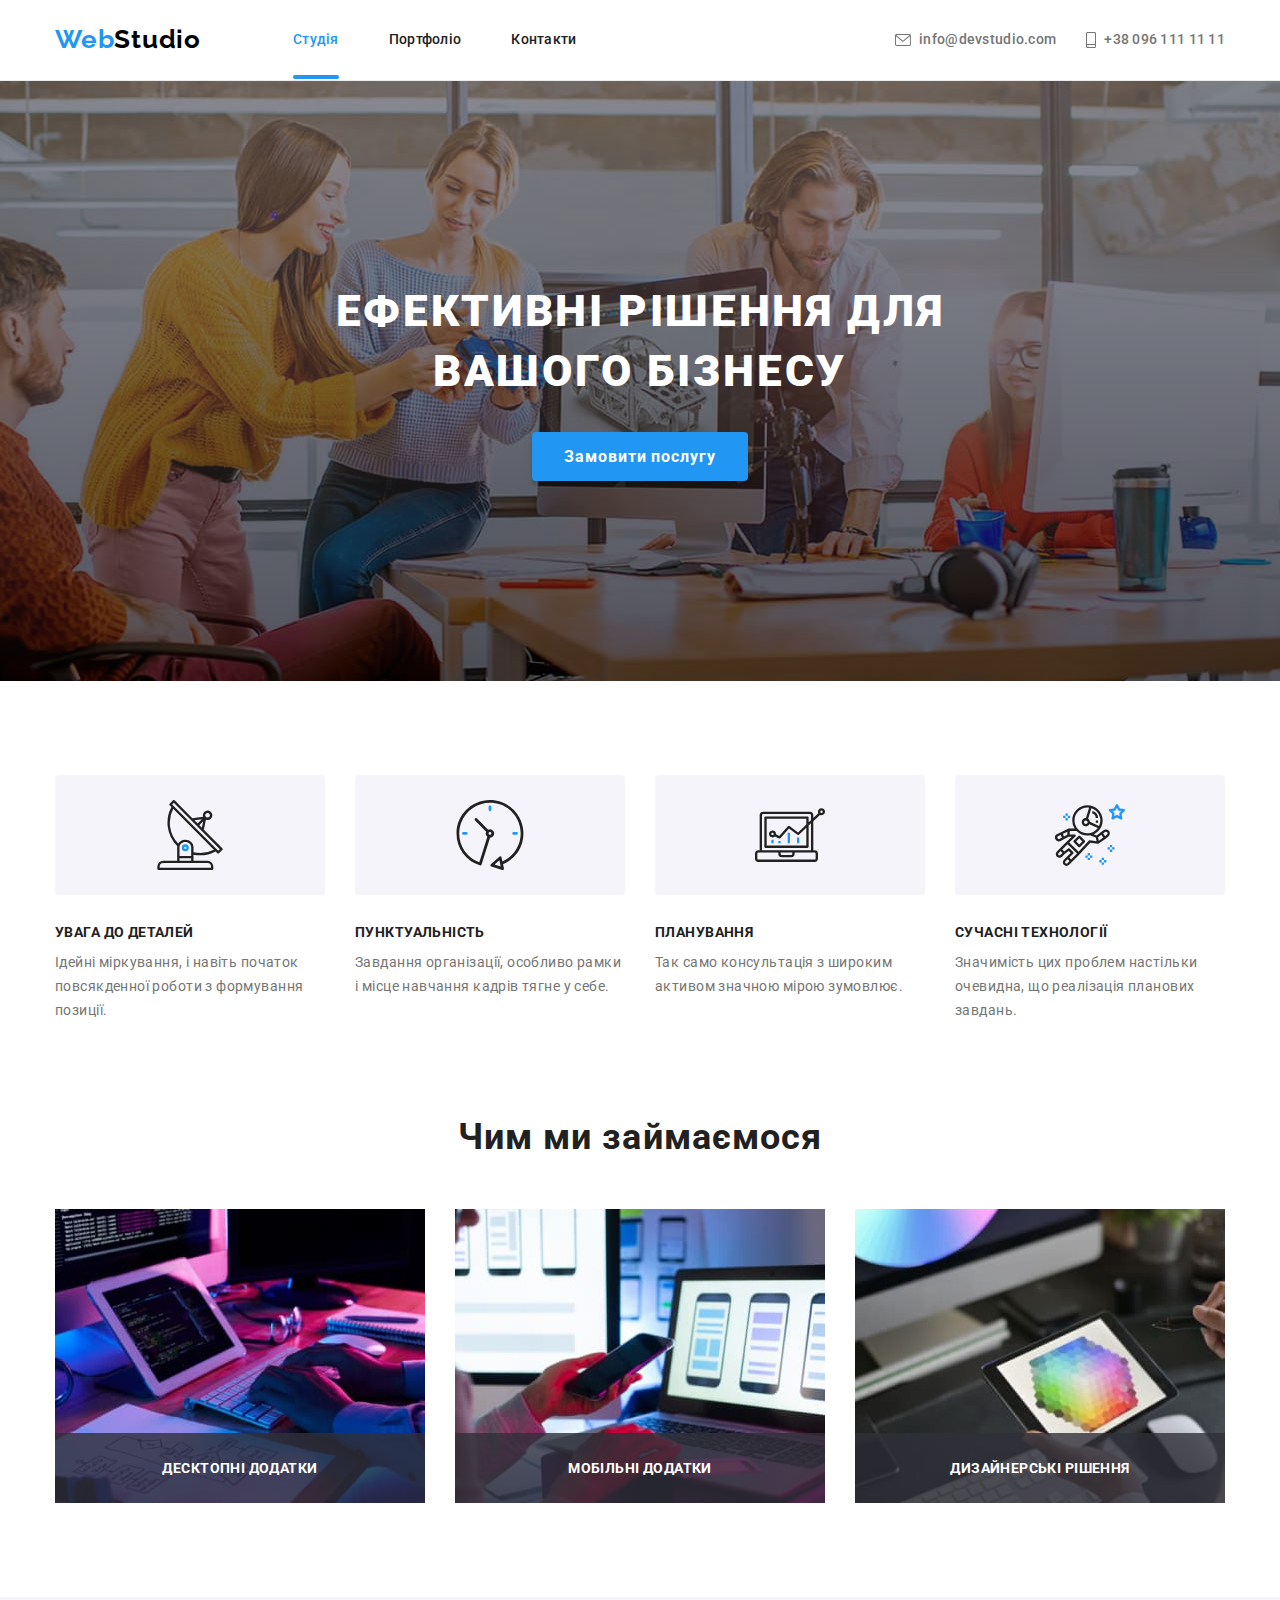
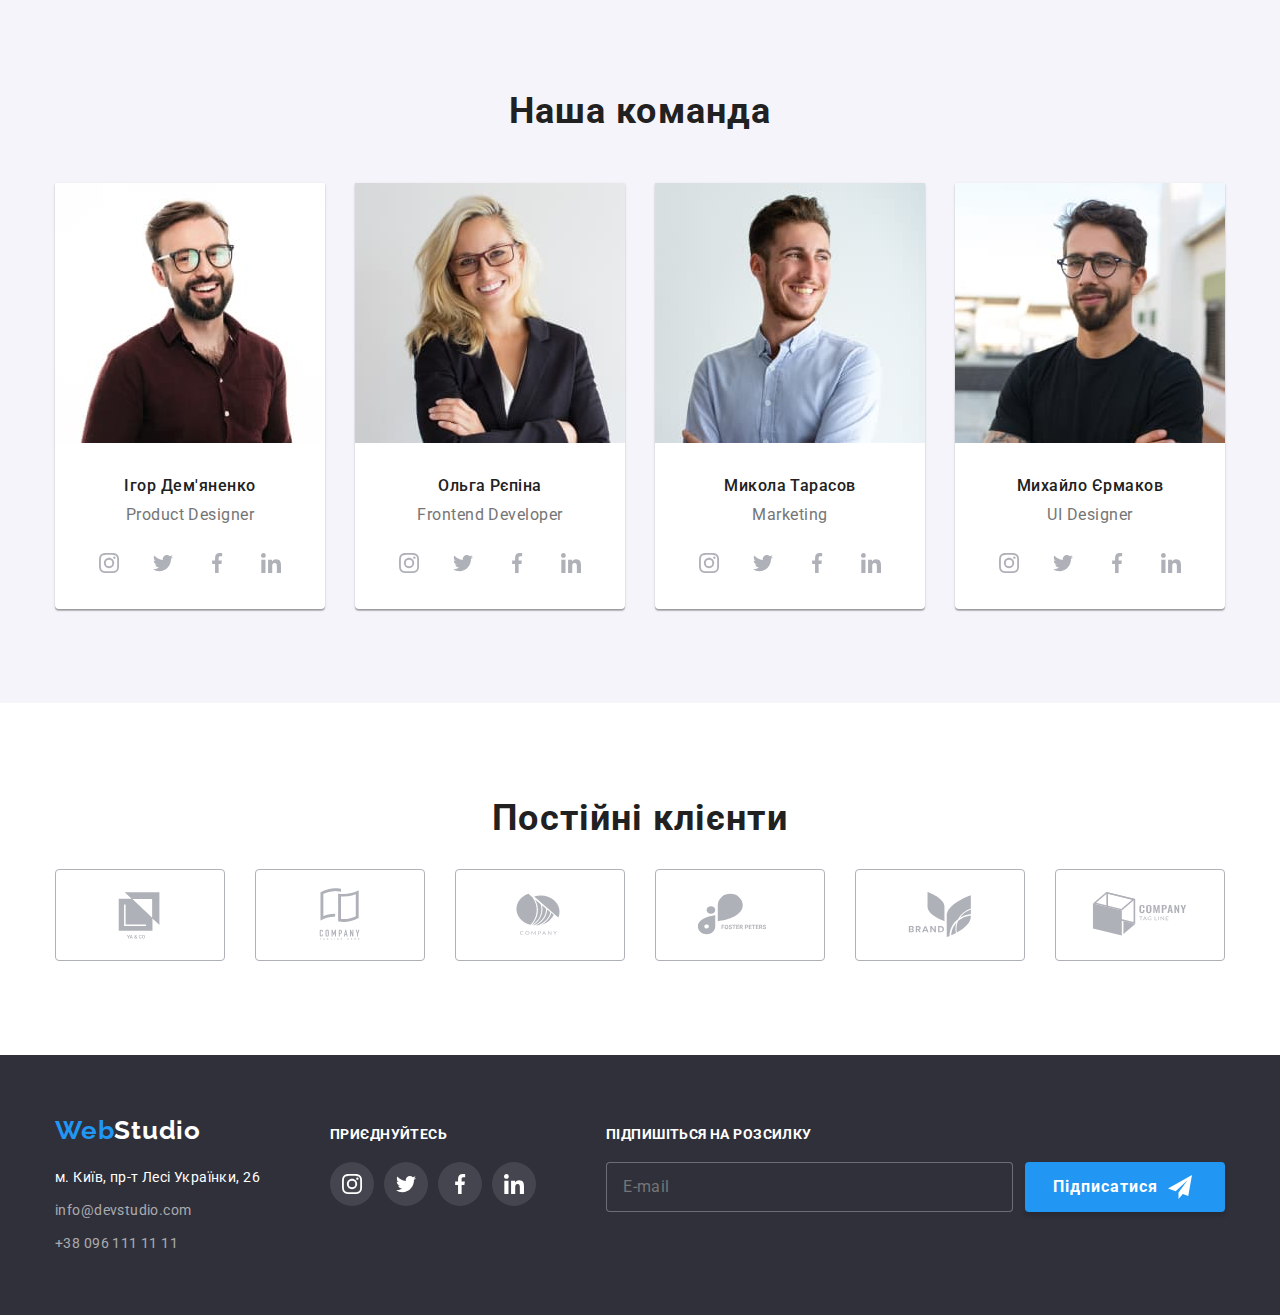
<file: index.html>
<!DOCTYPE html>
<html lang="en">
  <head>
    <meta charset="UTF-8" />
    <meta http-equiv="X-UA-Compatible" content="IE=edge" />
    <meta name="viewport" content="width=device-width, initial-scale=1.0" />
    <link rel="stylesheet" href="./css/main.min.css">
    <link href="https://fonts.googleapis.com/css2?family=Raleway:wght@700&family=Roboto:wght@400;500;700;900&display=swap" rel="stylesheet">
    <title>Головна</title>
  </head>
  <body data-menu-body>
     <!-- Верхній колонтитул -->
     <header class="header">
      <div class="container header__container">
        <!-- LOGO -->
        <a class="logo" href="index.html"><span class="logo__web-word">Web</span>Studio</a>
        <!-- NAVIGATION -->
        <div class="menu-container" data-menu>
          <nav>
            <ul class="navigation">
              <li class="navigation__item">
                <a class="navigation__link navigation__link--current" href="index.html">Студія</a> 
              </li>
              <li class="navigation__item">
                <a class="navigation__link" href="portfolio.html">Портфоліо</a>  
              </li>
              <li class="navigation__item">
                <a class="navigation__link" href="#">Контакти</a>
              </li>
            </ul>
          </nav>
          <!-- CONTACTS -->
          <div class="contacts__container">
            <ul class="contacts">
              <li class="contacts__item">
                <a class="contacts__link" href="mailto:info@devstudio.com">
                  <svg class="icon contacts__icon" width="16" height="12">
                    <use xlink:href="./images/icons.svg#icon-envelope"></use>
                  </svg>
                  info@devstudio.com</a>
              </li>
              <li class="contacts__item">
                <a class="contacts__link contacts__link--tel" href="tel:+380961111111">
                  <svg class="icon contacts__icon" width="10" height="16">
                    <use xlink:href="./images/icons.svg#icon-smartphone"></use>
                  </svg>
                  +38 096 111 11 11</a>
              </li>
            </ul>
            <ul class="contacts__social-list">
              <li class="contacts__social-item"><a href="#" class="contacts__social-link">Instagram</a></li>
              <li class="contacts__social-item"><a href="#" class="contacts__social-link">Twitter</a></li>
              <li class="contacts__social-item"><a href="#" class="contacts__social-link">Facebook</a></li>
              <li class="contacts__social-item"><a href="#" class="contacts__social-link">LinkedIn</a></li>
            </ul>
          </div>
        </div>
        <button type="button" class="header__menu-button" aria-expended="false" data-menu-button>
          <svg class="icon header__menu-icon" width="40" height="40" aria-label="mobile-menu switcher">
            <use class="header__icon-menu" xlink:href="./images/icons.svg#icon-menu-open"></use>
            <use class="header__icon-cross" xlink:href="./images/icons.svg#icon-menu-close"></use>
          </svg>
        </button>
      </div>
    </header>


    <main>
      <!-- Шапка -->
      <section class="section hero">
        <div class="container hero__container">
          <h1 class="hero__title">Ефективні рішення для вашого бізнесу</h1>
          <button type="button" class="hero__button" data-modal-open>Замовити послугу</button>
        </div>
      </section>

      <!-- Особливості -->
      <section class="section advantages">
        <div class="container advantages__container">
          <h2 hidden>Наші чесноти</h2>
          <ul class="advantages__list">
            <li class="advantages__item">
              <div class="advantages__icon-container">
                <svg class="icon" width="70" height="70"><use xlink:href="./images/icons.svg#icon-antenna"></use></svg>
              </div>
              <h3 class="advantages__point">УВАГА ДО ДЕТАЛЕЙ</h3>
              <p class="advantages__desc"
                >Ідейні міркування, і навіть початок повсякденної роботи з
                формування позиції.</p
              >
            </li>
            <li class="advantages__item">
              <div class="advantages__icon-container">
                <svg class="icon" width="70" height="70"><use xlink:href="./images/icons.svg#icon-clock"></use></svg>
              </div>
              <h3 class="advantages__point">ПУНКТУАЛЬНІСТЬ</h3>
              <p class="advantages__desc"
                >Завдання організації, особливо рамки і місце навчання кадрів
                тягне у себе.</p
              >
            </li>
            <li class="advantages__item">
              <div class="advantages__icon-container">
                <svg class="icon" width="70" height="70"><use xlink:href="./images/icons.svg#icon-diagram"></use></svg>
              </div>
              <h3 class="advantages__point">ПЛАНУВАННЯ</h3>
              <p class="advantages__desc"
                >Так само консультація з широким активом значною мірою
                зумовлює.</p
              >
            </li>
            <li class="advantages__item">
              <div class="advantages__icon-container">
                <svg class="icon" width="70" height="70"><use xlink:href="./images/icons.svg#icon-astronaut"></use></svg>
              </div>
              <h3 class="advantages__point">СУЧАСНІ ТЕХНОЛОГІЇ</h3>
              <p class="advantages__desc"
                >Значимість цих проблем настільки очевидна, що реалізація планових
                завдань.</p>
            </li>
          </ul>
        </div>
      </section>

      <!-- Чим ми займаємося -->
      <section class="section work">
        <div class="container work__container">
          <h2 class="work__title">Чим ми займаємося</h2>
          <ul class="work__list">
            <li class="work__item">
              <img class="work__image"
              srcset="./images/img1.jpg 1x, ./images/img1@2x.jpg 2x"
              src="images/img1.jpg"
              alt="Працівник пише код проекту за його блок-схемою"
              width="370"
              />
              <p class="work__discription">Десктопні додатки</p>
            </li>
            <li class="work__item">
              <img class="work__image"
              srcset="./images/img2.jpg 1x, ./images/img2@2x.jpg 2x"
              src="images/img2.jpg"
              alt="Працівник виконує адаптивну верстку"
              width="370"
              />
              <p class="work__discription">Мобільні додатки</p>
            </li>
            <li class="work__item">
              <img class="work__image"
              srcset="./images/img3.jpg 1x, ./images/img3@2x.jpg 2x"
              src="images/img3.jpg"
              alt="Працівник вибирає кольори з палітри на планшеті"
              width="370"
              />
              <p class="work__discription">Дизайнерські рішення</p>
            </li>
          </ul>
        </div>
      </section>

      <!-- Наша команда -->
      <section class="section team">
        <div class="container team__container">
          <h2 class="team__title">Наша команда</h2>
          <ul class="team__members-list">
            <li class="team__member">
              <picture>
                <source srcset="./images/img4-mobile.jpg 1x, ./images/img4-mobile@2x.jpg 2x" media="(max-width:767px)"/>
                <source srcset="./images/img4-desktop.jpg 1x, ./images/img4-desktop@2x.jpg 2x" media="(min-width:1200px)" />
                <source srcset="./images/img4-tablet.jpg 1x, ./images/img4-tablet@2x.jpg 2x" media="(min-width:768px)"/>
                <img class="team__member-foto" src="./images/img4-mobile.jpg" alt="Чоловік з темним волоссям в окулярах і темній рубашці"/>
              </picture>
              <h3 class="team__name">Ігор Дем'яненко</h3> 
              <p class="team__speciality">Product Designer</p>
              <ul class="social-list">
                <li class="social-list__item">
                  <a href="#" class="social-list__link" target="_blank" rel="noreferrer noopener">
                    <svg class="icon" width="20" height="20">
                      <use xlink:href="./images/icons.svg#icon-instagram"></use>
                    </svg>
                  </a>
                  </li>
                <li class="social-list__item">
                  <a href="#" class="social-list__link" target="_blank" rel="noreferrer noopener">
                    <svg class="icon" width="20" height="20">
                      <use xlink:href="./images/icons.svg#icon-twitter"></use>
                    </svg>
                  </a>
                </li>
                <li class="social-list__item">
                  <a href="#" class="social-list__link" target="_blank" rel="noreferrer noopener">
                    <svg class="icon" width="20" height="20">
                      <use xlink:href="./images/icons.svg#icon-facebook"></use>
                    </svg>
                  </a>
                </li>
                <li class="social-list__item">
                  <a href="#" class="social-list__link" target="_blank" rel="noreferrer noopener">
                    <svg class="icon" width="20" height="20">
                      <use xlink:href="./images/icons.svg#icon-linkedin"></use>
                    </svg>
                  </a>
                </li>
              </ul>
            </li>
            
            <li class="team__member">
              <picture>
                <source srcset="./images/img5-mobile.jpg 1x, ./images/img5-mobile@2x.jpg 2x" media="(max-width:767px)" />
                <source srcset="./images/img5-desktop.jpg 1x, ./images/img5-desktop@2x.jpg 2x" media="(min-width:1200px)" />
                <source srcset="./images/img5-tablet.jpg 1x, ./images/img5-tablet@2x.jpg 2x" media="(min-width:768px)" />
                <img class="team__member-foto" src="./images/img5-mobile.jpg" alt="Чоловік з темним волоссям в окулярах і темній рубашці" />
              </picture>
              <h3 class="team__name">Ольга Рєпіна</h3> 
              <p class="team__speciality">Frontend Developer</p>
              <ul class="social-list">
                <li class="social-list__item">
                  <a href="#" class="social-list__link" target="_blank" rel="noreferrer noopener">
                    <svg class="icon" width="20" height="20">
                      <use xlink:href="./images/icons.svg#icon-instagram"></use>
                    </svg>
                  </a>
                </li>
                <li class="social-list__item">
                  <a href="#" class="social-list__link" target="_blank" rel="noreferrer noopener">
                    <svg class="icon" width="20" height="20">
                      <use xlink:href="./images/icons.svg#icon-twitter"></use>
                    </svg>
                  </a>
                </li>
                <li class="social-list__item">
                  <a href="#" class="social-list__link" target="_blank" rel="noreferrer noopener">
                    <svg class="icon" width="20" height="20">
                      <use xlink:href="./images/icons.svg#icon-facebook"></use>
                    </svg>
                  </a>
                </li>
                <li class="social-list__item">
                  <a href="#" class="social-list__link" target="_blank" rel="noreferrer noopener">
                    <svg class="icon" width="20" height="20">
                      <use xlink:href="./images/icons.svg#icon-linkedin"></use>
                    </svg>
                  </a>
                </li>
              </ul>
            </li>
              
            <li class="team__member">
              <picture>
                <source srcset="./images/img6-mobile.jpg 1x, ./images/img6-mobile@2x.jpg 2x" media="(max-width:767px)" />
                <source srcset="./images/img6-desktop.jpg 1x, ./images/img6-desktop@2x.jpg 2x" media="(min-width:1200px)" />
                <source srcset="./images/img6-tablet.jpg 1x, ./images/img6-tablet@2x.jpg 2x" media="(min-width:768px)" />
                <img class="team__member-foto" src="./images/img6-mobile.jpg" alt="Чоловік з темним волоссям в окулярах і темній рубашці" />
              </picture>
              <h3 class="team__name">Микола Тарасов</h3>
              <p class="team__speciality">Marketing</p>
              <ul class="social-list">
                <li class="social-list__item">
                  <a href="#" class="social-list__link" target="_blank" rel="noreferrer noopener">
                    <svg class="icon" width="20" height="20">
                      <use xlink:href="./images/icons.svg#icon-instagram"></use>
                    </svg>
                  </a>
                </li>
                <li class="social-list__item">
                  <a href="#" class="social-list__link" target="_blank" rel="noreferrer noopener">
                    <svg class="icon" width="20" height="20">
                      <use xlink:href="./images/icons.svg#icon-twitter"></use>
                    </svg>
                  </a>
                </li>
                <li class="social-list__item">
                  <a href="#" class="social-list__link" target="_blank" rel="noreferrer noopener">
                    <svg class="icon" width="20" height="20">
                      <use xlink:href="./images/icons.svg#icon-facebook"></use>
                    </svg>
                  </a>
                </li>
                <li class="social-list__item">
                  <a href="#" class="social-list__link" target="_blank" rel="noreferrer noopener">
                    <svg class="icon" width="20" height="20">
                      <use xlink:href="./images/icons.svg#icon-linkedin"></use>
                    </svg>
                  </a>
                </li>
              </ul>
            </li>
            <li class="team__member">
              <picture>
                <source srcset="./images/img7-mobile.jpg 1x, ./images/img7-mobile@2x.jpg 2x" media="(max-width:767px)" />
                <source srcset="./images/img7-desktop.jpg 1x, ./images/img7-desktop@2x.jpg 2x" media="(min-width:1200px)" />
                <source srcset="./images/img7-tablet.jpg 1x, ./images/img7-tablet@2x.jpg 2x" media="(min-width:768px)" />
                <img class="team__member-foto" src="./images/img7-mobile.jpg" alt="Чоловік з темним волоссям в окулярах і темній рубашці" />
              </picture>
              <h3 class="team__name">Михайло Єрмаков</h3>
              <p class="team__speciality">UI Designer</p>
              <ul class="social-list">
              <li class="social-list__item">
                <a href="#" class="social-list__link" target="_blank" rel="noreferrer noopener">
                  <svg class="icon" width="20" height="20">
                    <use xlink:href="./images/icons.svg#icon-instagram"></use>
                  </svg>
                </a>
              </li>
              <li class="social-list__item">
                <a href="#" class="social-list__link" target="_blank" rel="noreferrer noopener">
                  <svg class="icon" width="20" height="20">
                    <use xlink:href="./images/icons.svg#icon-twitter"></use>
                  </svg>
                </a>
              </li>
              <li class="social-list__item">
                <a href="#" class="social-list__link" target="_blank" rel="noreferrer noopener">
                  <svg class="icon" width="20" height="20">
                    <use xlink:href="./images/icons.svg#icon-facebook"></use>
                  </svg>
                </a>
              </li>
              <li class="social-list__item">
                <a href="#" class="social-list__link" target="_blank" rel="noreferrer noopener">
                  <svg class="icon" width="20" height="20">
                    <use xlink:href="./images/icons.svg#icon-linkedin"></use>
                  </svg>
                </a>
              </li>
            </ul>
            </li>
          </ul>
        </div>
      </section>

      <!-- Наші клієнти -->
      <section class="section clients">
        <div class="container clients__conteiner">
        <h2 class="clients__title">Постійні клієнти</h2>
        <ul class="clients__list">
          <li class="clients__item">
            <a href="#" target="_blank" rel="noreferrer noopener" class="cliens__link">
              <svg class="icon" width="106" height="60"><use xlink:href="./images/icons.svg#icon-company1"></use></svg>
            </a></li>
          <li class="clients__item">
            <a href="#" target="_blank" rel="noreferrer noopener" class="cliens__link">
              <svg class="icon" width="106" height="60"><use xlink:href="./images/icons.svg#icon-company2"></use></svg>
            </a></li>
          <li class="clients__item">
            <a href="#" target="_blank" rel="noreferrer noopener" class="cliens__link">
              <svg class="icon" width="106" height="60"><use xlink:href="./images/icons.svg#icon-company3"></use></svg>
            </a></li>
          <li class="clients__item">
            <a href="#" target="_blank" rel="noreferrer noopener" class="cliens__link">
              <svg class="icon" width="106" height="60"><use xlink:href="./images/icons.svg#icon-company4"></use></svg>
            </a></li>
          <li class="clients__item">
            <a href="#" target="_blank" rel="noreferrer noopener" class="cliens__link">
              <svg class="icon" width="106" height="60"><use xlink:href="./images/icons.svg#icon-company5"></use></svg>
            </a></li>
          <li class="clients__item">
            <a href="#" target="_blank" rel="noreferrer noopener" class="cliens__link">
              <svg class="icon" width="106" height="60"><use xlink:href="./images/icons.svg#icon-company6"></use></svg>
            </a></li>
        </ul>
        </div>
      </section>
    </main>

  <!-- Нижній колонтитул -->
  <footer class="footer">
    <div class="container footer__container">
      <div class="footer__logo-address-container">  
        <!-- LOGO -->
        <a class="logo footer__logo" href="index.html"><span class="logo__web-word">Web</span>Studio</a>
        <address>
          <ul class="footer__address-list">
            <li class="footer__address-item">
              <a class="footer__link footer__link--white" href="https://www.google.com.ua/maps/@50.4267959,30.5388469,18.92z?hl=ru" 
              target="_blank"
              rel="noopener noreferrer">м. Київ, пр-т Лесі Українки, 26
              </a>
            </li>
            <li class="footer__address-item">
              <a class="footer__link" href="mailto:info@devstudio.com">info@devstudio.com</a>
            </li>
            <li class="footer__address-item">
              <a class="footer__link" href="tel:+380961111111">+38 096 111 11 11</a>
            </li>
          </ul>
        </address>
      </div>
      <div class="social-container">
        <h2 class="social-container__title">приєднуйтесь</h2>
        <ul class="social-list">
          <li class="social-list__item">
            <a href="#" class="social-list__link social-list__link--white" target="_blank" rel="noreferrer noopener">
              <svg class="icon" width="20" height="20">
                <use xlink:href="./images/icons.svg#icon-instagram"></use>
              </svg>
            </a>
          </li>
          <li class="social-list__item">
            <a href="#" class="social-list__link social-list__link--white" target="_blank" rel="noreferrer noopener">
              <svg class="icon" width="20" height="20">
                <use xlink:href="./images/icons.svg#icon-twitter"></use>
              </svg>
            </a>
          </li>
          <li class="social-list__item">
            <a href="#" class="social-list__link social-list__link--white" target="_blank" rel="noreferrer noopener">
              <svg class="icon" width="20" height="20">
                <use xlink:href="./images/icons.svg#icon-facebook"></use>
              </svg>
            </a>
          </li>
          <li class="social-list__item">
            <a href="#" class="social-list__link social-list__link--white" target="_blank" rel="noreferrer noopener">
              <svg class="icon" width="20" height="20">
                <use xlink:href="./images/icons.svg#icon-linkedin"></use>
              </svg>
            </a>
          </li>
        </ul>
      </div>
      <form action="#" class="subscription">
        <label class="subscription__label"><span>Підпишіться на розсилку</span>
          <input class="subscription__input" name="subscription-user-email" type="email" placeholder="E-mail" autocomplete="off">
        </label>
        <button class="subscription__button" type="submit">
          Підписатися
          <svg class="icon" width="24" height="24">
            <use xlink:href="./images/icons.svg#icon-subscription"></use>
          </svg>
        </button>
      </form>
    </div>
  </footer>

  <div class="modal-container is-hidden" data-modal>
    <div class="modal">
      <button class="modal__close-button" type="button" data-modal-close>
        <svg class="icon" width="11" height="11">
          <use xlink:href="./images/icons.svg#icon-cross"></use>
        </svg>
      </button>
      <h2 class="modal__title">Залиште свої дані, ми вам передзвонимо</h2>
      <form action="#" class="modal__form">
        <label class="modal__label" for="user-name"><span>Ім'я</span></label>
          <div class="modal__icon-container">
            <svg class="icon modal__icon" width="18" height="18">
                <use xlink:href="./images/icons.svg#icon-person"></use>
            </svg>
            <input type="text" name="user-name" id="user-name" class="modal__input">
          </div>
        <label class="modal__label" for="user-telephone-number"><span>Телефон</span></label>
          <div class="modal__icon-container">
            <svg class="icon modal__icon" width="18" height="18">
              <use xlink:href="./images/icons.svg#icon-phone"></use>
            </svg>
            <input type="text" name="user-telephone-number" id="user-telephone-number" class="modal__input">
          </div>
        <label class="modal__label" for="user-email"><span>Пошта</span></label>
          <div class="modal__icon-container">
            <svg class="icon modal__icon" width="18" height="18">
              <use xlink:href="./images/icons.svg#icon-email"></use>
            </svg>
            <input type="text" name="user-email" id="user-email" class="modal__input">
          </div>
        <label class=" modal__label modal__label--textarea">
          Коментар
          <textarea name="comment" rows="8" placeholder="Введіть текст" class="modal__textarea"></textarea>
        </label>
        <label class="modal__checkbox-label">
          <input type="checkbox" class="modal__checkbox">
          <svg class="icon modal__icon-check" width="16" height="15">
            <use xlink:href="./images/icons.svg#icon-check"></use>
          </svg>
          Погоджуюся з розсилкою та приймаю<a href="#" class="modal__rules-link">Умови договору</a>
        </label>
        <button type="submit" class="modal__submit-button">Відправити</button>
      </form>
    </div>
  </div>

  <script src="./modal.js"></script>

  <script src="./mobile-menu.js"></script>
  </body>
</html>
</file>
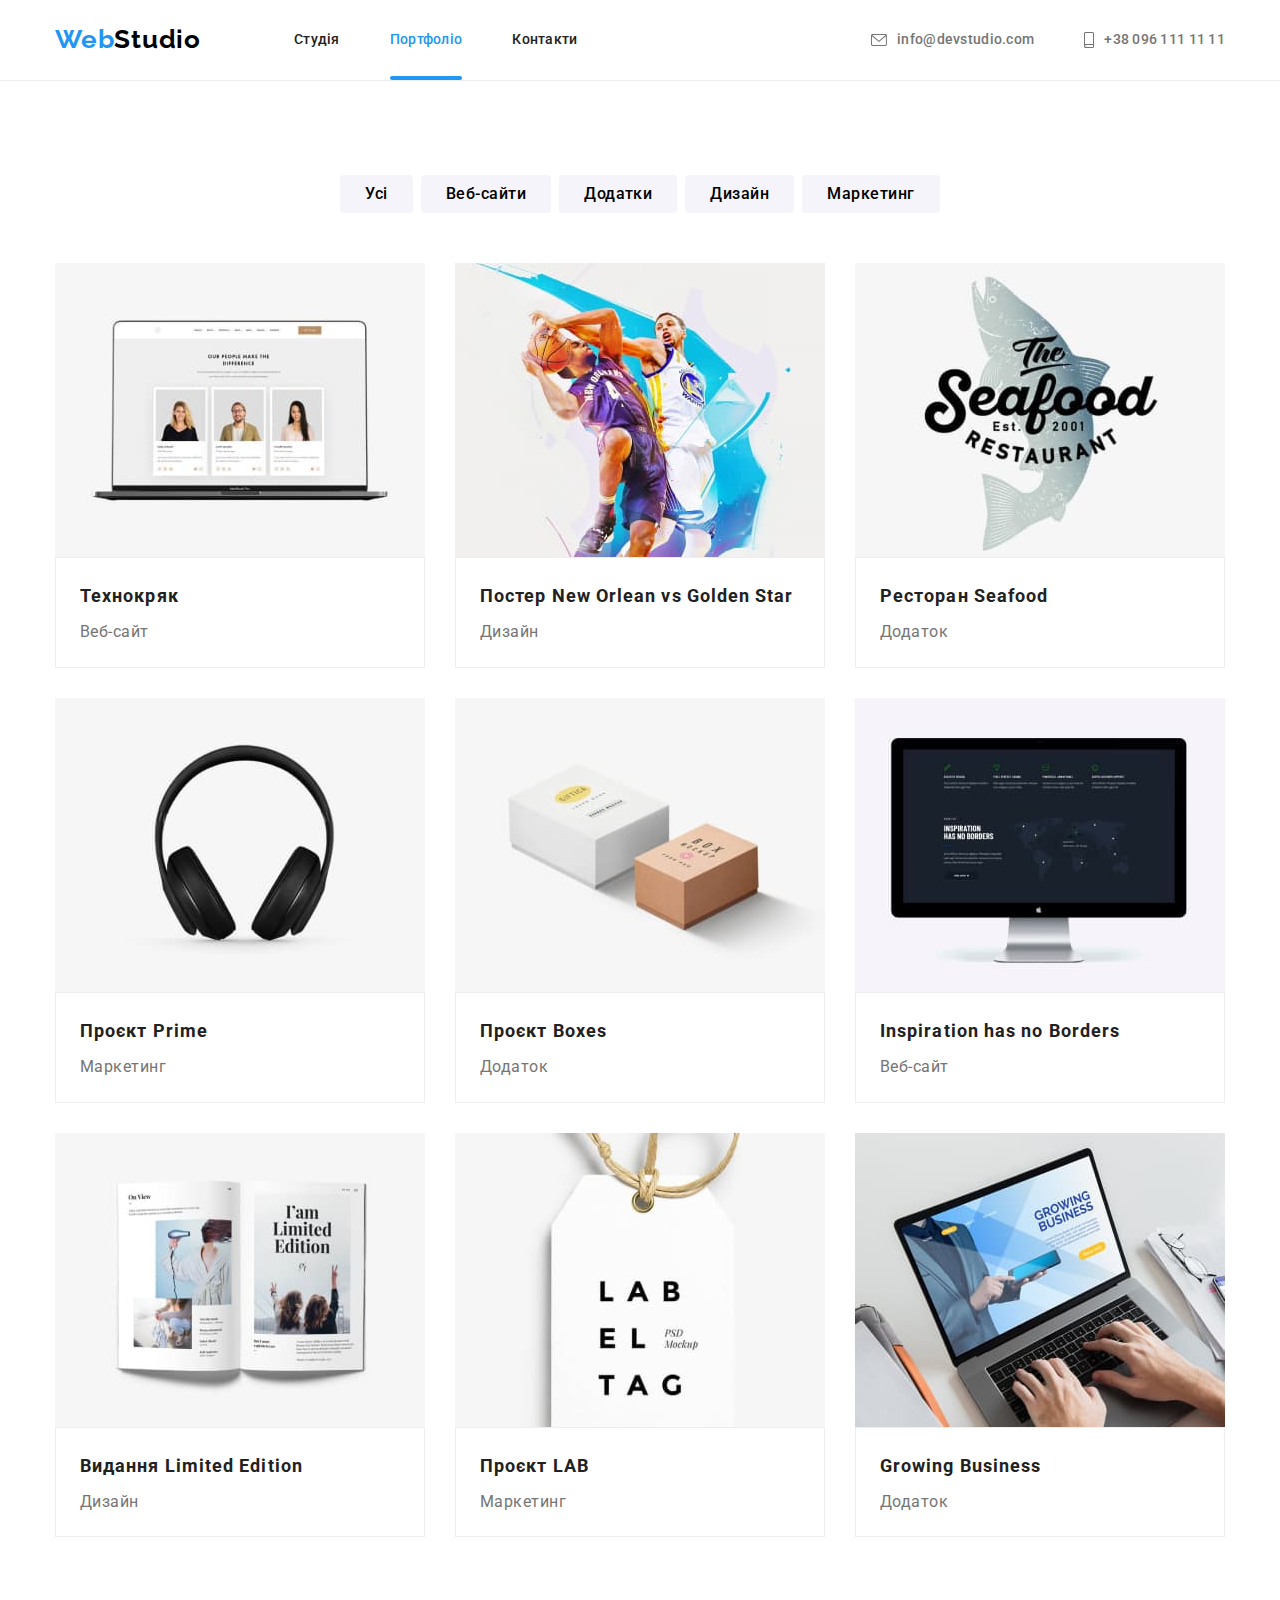
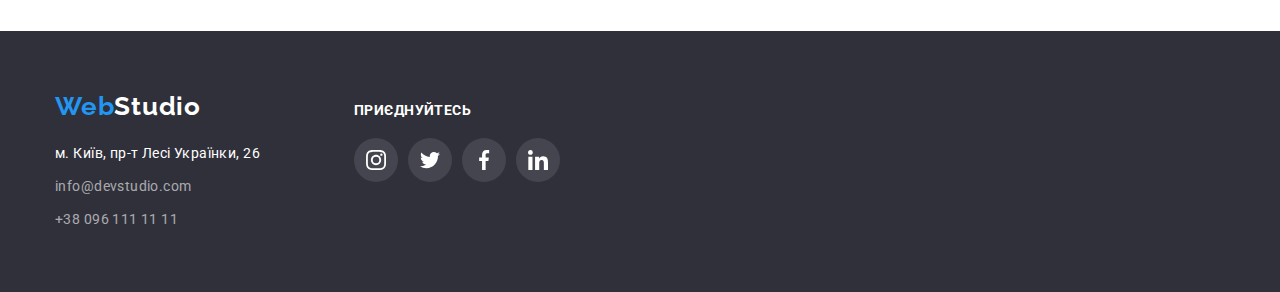
<file: portfolio.html>
<!DOCTYPE html>
<html lang="en">
<head>
    <meta charset="UTF-8">
    <meta http-equiv="X-UA-Compatible" content="IE=edge">
    <meta name="viewport" content="width=device-width, initial-scale=1.0">
    <link rel="stylesheet" href="./styles/modern-normalize.css">
    <link rel="stylesheet" href="styles/styles.css">
    <link href="https://fonts.googleapis.com/css2?family=Raleway:wght@700&family=Roboto:wght@400;500;700;900&display=swap" rel="stylesheet">
    <title>Портфоліо</title>
</head>
<body class="portfolio-body">
   
     <!-- Верхній колонтитул -->
     <header class="header">
      <div class="container">
        <!-- LOGO -->
        <a class="logo" href="index.html"><span class="web-word">Web</span>Studio</a>
        <!-- NAVIGATION -->
        <nav>
          <ul class="navigation">
            <li class="studio-link">
              <a class="nav-link" href="index.html">Студія</a> 
            </li>
            <li class="portfolio-link">
              <a class="nav-link current" href="portfolio.html">Портфоліо</a>  
            </li>
            <li class="contacts-link">
              <a class="nav-link" href="#">Контакти</a>
            </li>
          </ul>
        </nav>
        <!-- CONTACTS -->
        <ul class="contacts">
          <li class="mail-link">
            <a class="mail-top" href="mailto:info@devstudio.com">
              <svg class="icon" width="16" height="12">
                <use xlink:href="./images/icons.svg#icon-envelope"></use>
              </svg>
              info@devstudio.com</a>
          </li>
          <li class="tel-link">
            <a class="tel-top" href="tel:+380961111111">
              <svg class="icon" width="10" height="16">
                <use xlink:href="./images/icons.svg#icon-smartphone"></use>
              </svg>
              +38 096 111 11 11</a>
          </li>
        </ul> 
      </div>
    </header>

  <main class="portfolio-main">
    <section class="section portfolio-section">
      <div class="container">
        <h1 hidden>Портфоліо</h1>
        <!-- Фільтр -->
        <ul class="filter-list">
            <li class="filter-item">
                <button class="filter-btn" type="button">Усі</button>
            </li>
            <li class="filter-item">
                <button class="filter-btn" type="button">Веб-сайти</button>
            </li>
            <li class="filter-item">
                <button class="filter-btn" type="button">Додатки</button>
            </li>
            <li class="filter-item">
                <button class="filter-btn" type="button">Дизайн</button>
            </li>
            <li class="filter-item">
                <button class="filter-btn" type="button">Маркетинг</button>
            </li>
        </ul>

        <!-- Проекти -->
        <ul class="projects">
            <li class="project-item">
              <a class="project-link" href="#" target="_blank" rel="noreferrer noopener">
                <div class="image-container">
                  <img src="images/img8.jpg" alt="Ноутбук, на якому відображено веб-сайт" width="370">
                  <div class="discription-container">
                    <p class="project-hover-text">Ресурс пропонує комплексні пропозиції з різним рівнем функціоналу та сервісів. Все це
                      дозволить відвідувачу отримати вичерпні відомості про компанію чи приватну особу.</p>
                  </div>
                </div>
                <div class="project-discription">
                  <h2 class="project-name">Технокряк</h2>
                  <p class="project-type">Веб-сайт</p>
                </div>
              </a>
            </li>
            <li class="project-item">
              <a class="project-link" href="#" target="_blank" rel="noreferrer noopener">
                <div class="image-container">
                  <img src="images/img9.jpg" alt="Два професійних баскетболісти ведуть бородьбу" width="370">
                  <div class="discription-container">
                    <p class="project-hover-text">Ресурс пропонує комплексні пропозиції з різним рівнем функціоналу та сервісів. Все це
                      дозволить відвідувачу отримати вичерпні відомості про компанію чи приватну особу.</p>
                  </div>
                </div>
                <div class="project-discription">
                  <h2 class="project-name">Постер New Orlean vs Golden Star</h2>
                  <p class="project-type">Дизайн</p>
                </div>
                </a>
            </li>
            <li class="project-item">
              <a class="project-link" href="#" target="_blank" rel="noreferrer noopener">
                <div class="image-container">
                  <img src="images/img10.jpg" alt="Логотип ресторану на фоні фігури риби" width="370">
                  <div class="discription-container">
                    <p class="project-hover-text">Ресурс пропонує комплексні пропозиції з різним рівнем функціоналу та сервісів. Все це
                      дозволить відвідувачу отримати вичерпні відомості про компанію чи приватну особу.</p>
                  </div>
                </div>
                <div class="project-discription">
                <h2 class="project-name">Ресторан Seafood</h2>
                <p class="project-type">Додаток</p>
              </div>
              </a>
            </li>
            <li class="project-item">
              <a class="project-link" href="#" target="_blank" rel="noreferrer noopener">
                <div class="image-container">
                  <img src="images/img11.jpg" alt="Чонрі накладні бездротові навушники" width="370">
                  <div class="discription-container">
                    <p class="project-hover-text">Ресурс пропонує комплексні пропозиції з різним рівнем функціоналу та сервісів. Все це
                      дозволить відвідувачу отримати вичерпні відомості про компанію чи приватну особу.</p>
                  </div>
                </div>
                <div class="project-discription">
                  <h2 class="project-name">Проєкт Prime</h2>
                  <p class="project-type">Маркетинг</p>
              </div>
              </a>
            </li>
            <li class="project-item">
              <a class="project-link" href="#" target="_blank" rel="noreferrer noopener">
                <div class="image-container">
                  <img src="images/img12.jpg" alt="Два ящики білого і рудого кольору різних розмірів" width="370">
                  <div class="discription-container">
                    <p class="project-hover-text">Ресурс пропонує комплексні пропозиції з різним рівнем функціоналу та сервісів. Все це
                      дозволить відвідувачу отримати вичерпні відомості про компанію чи приватну особу.</p>
                  </div>
                </div>
                <div class="project-discription">
                  <h2 class="project-name">Проєкт Boxes</h2>
                  <p class="project-type">Додаток</p>
              </div>
              </a>
            </li>
            <li class="project-item">
              <a class="project-link" href="#" target="_blank" rel="noreferrer noopener">
                <div class="image-container">
                  <img src="images/img13.jpg" alt="Монітор, на якому відображено веб-сайт" width="370">
                  <div class="discription-container">
                    <p class="project-hover-text">Ресурс пропонує комплексні пропозиції з різним рівнем функціоналу та сервісів. Все це
                      дозволить відвідувачу отримати вичерпні відомості про компанію чи приватну особу.</p>
                  </div>
                </div>
                <div class="project-discription">
                  <h2 class="project-name">Inspiration has no Borders</h2>
                  <p class="project-type">Веб-сайт</p>
              </div>
              </a>
            </li>
            <li class="project-item">
              <a class="project-link" href="#" target="_blank" rel="noreferrer noopener">
                <div class="image-container">
                  <img src="images/img14.jpg" alt="Розгорнута книга" width="370">
                  <div class="discription-container">
                    <p class="project-hover-text">Ресурс пропонує комплексні пропозиції з різним рівнем функціоналу та сервісів. Все це
                      дозволить відвідувачу отримати вичерпні відомості про компанію чи приватну особу.</p>
                  </div>
                </div>
                <div class="project-discription">
                  <h2 class="project-name">Видання Limited Edition</h2>
                  <p class="project-type">Дизайн</p>
              </div>
              </a>
            </li>
            <li class="project-item">
              <a class="project-link" href="#" target="_blank" rel="noreferrer noopener">
                <div class="image-container">
                  <img src="images/img15.jpg" alt="Підвісний ярлик на якому зображено логотип" width="370">
                  <div class="discription-container">
                    <p class="project-hover-text">Ресурс пропонує комплексні пропозиції з різним рівнем функціоналу та сервісів. Все це
                      дозволить відвідувачу отримати вичерпні відомості про компанію чи приватну особу.</p>
                  </div>
                </div>
                <div class="project-discription">
                  <h2 class="project-name">Проєкт LAB</h2>
                  <p class="project-type">Маркетинг</p>
              </div>
              </a>
            </li>
            <li class="project-item">
              <a class="project-link" href="#" target="_blank" rel="noreferrer noopener">
                <div class="image-container">
                  <img src="images/img16.jpg" alt="Людина користується додатком з ноубука" width="370">
                  <div class="discription-container">
                    <p class="project-hover-text">Ресурс пропонує комплексні пропозиції з різним рівнем функціоналу та сервісів. Все це
                      дозволить відвідувачу отримати вичерпні відомості про компанію чи приватну особу.</p>
                  </div>
                </div>
                <div class="project-discription">
                  <h2 class="project-name">Growing Business</h2>
                  <p class="project-type">Додаток</p>
              </div>
              </a>
            </li>
        </ul>
      </div>
    </section>
  </main>

  <footer class="footer">
    <div class="container">
      <div class="logo-address-container">
        <!-- LOGO -->
        <a class="logo-footer" href="index.html"><span class="web-word">Web</span>Studio</a>
        <address>
          <ul class="address-list">
            <li class="address-item">
              <a class="map" href="https://www.google.com.ua/maps/@50.4267959,30.5388469,18.92z?hl=ru" target="_blank"
                rel="noopener noreferrer">м. Київ, пр-т Лесі Українки, 26
              </a>
            </li>
            <li class="address-item">
              <a class="mail" href="mailto:info@devstudio.com">info@devstudio.com</a>
            </li>
            <li class="address-item">
              <a class="tel" href="tel:+380961111111">+38 096 111 11 11</a>
            </li>
          </ul>
        </address>
      </div>
      <div class="social-container">
        <h2 class="joinus">приєднуйтесь</h2>
        <ul class="social-list">
          <li class="social-item footer-social-item">
            <a href="#" class="social-link footer-social-link" target="_blank" rel="noreferrer noopener">
              <svg class="icon" width="20" height="20">
                <use xlink:href="./images/icons.svg#icon-instagram"></use>
              </svg>
            </a>
          </li>
          <li class="social-item footer-social-item">
            <a href="#" class="social-link footer-social-link" target="_blank" rel="noreferrer noopener">
              <svg class="icon" width="20" height="20">
                <use xlink:href="./images/icons.svg#icon-twitter"></use>
              </svg>
            </a>
          </li>
          <li class="social-item footer-social-item">
            <a href="#" class="social-link footer-social-link" target="_blank" rel="noreferrer noopener">
              <svg class="icon" width="20" height="20">
                <use xlink:href="./images/icons.svg#icon-facebook"></use>
              </svg>
            </a>
          </li>
          <li class="social-item footer-social-item">
            <a href="#" class="social-link footer-social-link" target="_blank" rel="noreferrer noopener">
              <svg class="icon" width="20" height="20">
                <use xlink:href="./images/icons.svg#icon-linkedin"></use>
              </svg>
            </a>
          </li>
        </ul>
      </div>
    </div>
  </footer>
</body>
</html>
</file>
<file: styles/styles.css>
:root {
    --brand-color-main: #fff;
    --brand-color-first: #212121;
    --barnd-color-secondary: #2F303A;
    --brand-color-third: #F5F4FA;
    --brand-color-text: #757575;
    --brand-color-activity: #2196F3;
    --c-icons: #AFB1B8;
}

body {
    font-family: 'Roboto', sans-serif;  
    color: var(--brand-color-first);
    background-color: var(--brand-color-main);
}

*,
*::before,
*::after {
  box-sizing: border-box;
  margin: 0;
  padding: 0;
}

h1, h2, h3, p, ul {
    margin: 0;
    padding: 0;
}

.navigation, .studio-link, .portfolio-link, .contacts-link, .contacts, .contacts-link, .mail-link, .tel-link,
.advantages-list, .advantages-item,
.work-images, .work-item,
.team-members, .member,
.address-list, .address-item,
.filter-list, .filter-item,
.projects, .project-item
{
    margin: 0;
    padding: 0;
    display: block;
}

.logo, 
.nav-link,  
.mail, 
.tel, 
.logo-footer, 
.map, 
.tel-top, 
.mail-top,
.social-link {
    text-decoration: none;
    color: var(--brand-color-first);
    transition: color 250ms cubic-bezier(0.4, 0, 0.2, 1);
}

a:hover, a:active, a:focus {
    color: var(--brand-color-activity);
}

.order-button, .filter-btn, .modal-close-btn, .modal-submit-btn {    
    border: none;
    cursor: pointer;
}

.section {
    padding: 94px 0;
}

.container {
    max-width: 1200px;
    width: 100%;
    margin: 0 auto;
    padding: 0 15px;
}

 /* HEADER  */
.header {
    background-color: var(--brand-color-main);
    justify-content: center;
    align-items: center;
    /* padding-top: 24px;
    padding-bottom: 25px; */
    border-bottom: 1px solid #ECECEC;

}
.header .container {
    display: flex;
    gap: 50px;
    align-items: center;

}
.logo {
    padding: 24px 0 25px;
    margin-right: 43px; 
    font-size: 26px;
    line-height: 1.19;
    font-family: 'Raleway';
    font-style: normal;
    font-weight: 700;
    letter-spacing: 0.03em;
    color: #000000;
}
.web-word {
    color: var(--brand-color-activity);
}
.navigation {
    display: flex;
    flex-wrap: wrap;
    gap: 50px;
    font-weight: 500;
    font-size: 14px;
    line-height: 1.14;
    letter-spacing: 0.02em;
}
.nav-link{
    padding: 32px 0 33px;
}
.current {
    position: relative;
    color: var(--brand-color-activity);
}
.current::after{
    content: '';
    position: absolute;
    bottom: 0;
    display: block;
    width: 100%;
    height: 4px;
    background-color: var(--brand-color-activity);
    border-radius: 2px;
}
.contacts {
    display: flex;
    align-items: center;
    flex-wrap: wrap;
    margin-left: auto;
    gap: 50px;
    font-weight: 500;
    font-size: 14px;
    line-height: 1.14;
    letter-spacing: 0.02em;
    color: var(--brand-color-text);
}
.mail-top,
.tel-top {
    display: flex;
    gap: 10px;
    align-items: center;
    color: var(--brand-color-text);
    padding: 32px 0;
}
.icon {
    fill: currentColor;
}

/* ШАПКА */
.button-field {
    max-width: 1600px;
    width: 100%;
    height: 600px;
    margin: 0 auto;
    background-image: linear-gradient(rgba(150, 150, 150, 0.4), rgba(0, 0, 0, 0.4)), 
    url('../images/hero-background-Img.jpg');
    background-repeat: no-repeat;
    background-position: center;
    padding: 200px 0;
}
.button-field .container {
    display: flex;
    flex-direction: column;
    align-items: center;
    gap: 30px;
}

.button-discription {
    max-width: 696px;
    width: 100%;
    font-weight: 900;
    font-size: 44px;
    line-height: 1.37;
    text-align: center;
    letter-spacing: 0.06em;
    text-transform: uppercase;
    color: var(--brand-color-main);
}

.order-button {
    background-color: var(--brand-color-activity);
    color: var(--brand-color-main);
    font-weight: 700;
    font-size: 16px;
    line-height: 1.86;
    align-items: center;
    text-align: center;
    letter-spacing: 0.06em;
    padding: 10px 32px;
    box-shadow: 0px 4px 4px rgba(0, 0, 0, 0.15);
    border-radius: 4px;
    }

/* ОСОБЛИВОСТІ */

.advantages {
    background-color: var(--brand-color-main);
}
.advantages .container {
    display: flex;
    justify-content: center;
}

.advantages-list {
    display: flex;
    gap: 30px;
    flex-wrap: wrap;
}

.advantages-item {
    max-width: 270px;
    width: 100%;
}

.advantages-point {
    margin-bottom: 10px;
    
    font-weight: 700;
    font-size: 14px;
    line-height: 1.14;
    letter-spacing: 0.03em;
    text-transform: uppercase;
    
}

.advantages-desc {
    font-size: 14px;
    line-height: 1.71;
    letter-spacing: 0.03em;
    color: var(--brand-color-text);
}

.icon-container {
    padding: 25px 100px;
    margin-bottom: 30px;
    background-color: var(--brand-color-third);
    border-radius: 4px;
}

/* ЧИМ МИ ЗАЙМАЄМОСЬ */

.work {
    background-color: var(--brand-color-main);
    padding: 0 0 94px;
}
.work .container {
    display: flex;
    justify-content: center;
    gap: 50px;
    flex-wrap: wrap;
}
.work-head,
.team-head {
    font-weight: 700;
    font-size: 36px;
    line-height: 1.16;
    text-align: center;
    letter-spacing: 0.03em;
}
.work-list {
    display: flex;
    gap: 30px;
    flex-wrap: wrap;
}
.work-item{
    position: relative;
}
.work-item img {
    display: block;
}
.item-discription {
    position: absolute;
    bottom: 0;
    left: 0;
    width: 100%;
    padding: 27px 0;
    background: rgba(47, 48, 58, 0.8);
    font-weight: 700;
    font-size: 14px;
    line-height: 1.1429;
    text-align: center;
    letter-spacing: 0.03em;
    text-transform: uppercase;
    color: var(--brand-color-main);
}

/* НАША КОМАНДА */

.team {
    background-color: var(--brand-color-third);
}
.team .container {
    display: flex;
    flex-direction: column;
    justify-content: center;
    gap: 50px;
}
.team-members {
    display: flex;
    gap: 30px;
    flex-wrap: wrap;
}

.member {
    background-color: var(--brand-color-main);
    box-shadow: 0px 1px 3px rgba(0, 0, 0, 0.12), 0px 1px 1px rgba(0, 0, 0, 0.14), 0px 2px 1px rgba(0, 0, 0, 0.2);
    border-radius: 0px 0px 4px 4px;
    padding-bottom: 30px;
}

.team-member {
    font-weight: 500;
    font-size: 16px;
    line-height: 1.18;
    text-align: center;
    letter-spacing: 0.03em;
    margin: 30px 0 10px 0;
    }

.speciality {
    font-size: 16px;
    line-height: 1.18;
    text-align: center;
    letter-spacing: 0.03em;
    color: var(--brand-color-text);
    margin-bottom: 16px;
}

.social-list {
    display: flex;
    justify-content: center;
    gap: 10px;
    flex-wrap: wrap;
}

.social-link {
    display: flex;
    justify-content: center;
    align-items: center;
    color: var(--c-icons);
    width: 44px;
    height: 44px;
    border-radius: 50%;
    transition-property: color, backgroung-color;
    transition-duration: 250ms;
    transition-timing-function: cubic-bezier(0.4, 0, 0.2, 1);
}
.social-link:hover,
.social-link:focus  {
    background-color: var(--brand-color-activity);
    color: var(--brand-color-main);
}

.social-item {
    list-style: none; 
}

/* Наші клієнти */

.clients {
    background-color: var(--brand-color-main);
}
.clients-conteiner{
    display: flex;
    flex-direction: column;
    gap: 50px;
}
.clients-title {
    font-weight: 700;
    font-size: 36px;
    line-height: 1.1667;
    text-align: center;
    letter-spacing: 0.03em;
    color: var(--brand-color-first);
}

.clients-list {
    display: flex;
    justify-content: center;
    gap: 30px;
}

.clients-item {
    list-style: none;
}

.client-link {
    display: flex;
    justify-content: center;
    align-items: center;
    width: 170px;
    height: 92px;
    color: var(--c-icons);
    border: 1px solid #AFB1B8;
    border-radius: 4px;
    transition-property: color, border-color;
    transition-duration: 250ms;
    transition-timing-function: cubic-bezier(0.4, 0, 0.2, 1);
}
.client-link:hover,
.client-link:focus {
    border-color: var(--brand-color-activity);
}


/* НИЖНІЙ КОЛОНТИТУЛ */

.footer {
    background-color: var(--barnd-color-secondary);
    padding: 60px 0;
}
.footer .container {
    display: flex;
    align-items: baseline;
}
.logo-address-container {
    display: flex;
    flex-direction: column;
    gap: 20px;
    margin-right: 94px;
}
.logo-footer {
    font-size: 26px;
    line-height: 1.19;
    font-family: 'Raleway';
    font-style: normal;
    font-weight: 700;
    letter-spacing: 0.03em;
    color: var(--brand-color-main);
}

.address-list {
    display: flex;
    flex-direction: column;
    gap: 9px;
}

.map {
    font-size: 14px;
    line-height: 1.71;
    letter-spacing: 0.03em;
    color: var(--brand-color-main);
    font-style: normal;
}

.tel , .mail {
    font-size: 14px;
    line-height: 1.71;
    letter-spacing: 0.03em;
    color: rgba(255, 255, 255, 0.6);
    font-style: normal;
}

.social-container {
    display: flex;
    flex-direction: column;
    gap: 20px;
    margin-right: 93px;
}
.joinus{
    font-weight: 700;
    font-size: 14px;
    line-height: 1.1429;
    letter-spacing: 0.03em;
    text-transform: uppercase;
    color: var(--brand-color-main);
}

.footer-social-link{
    border-radius: 50%;
    background-color: rgba(255, 255, 255, 0.1);
    color: var(--brand-color-main);
    transition-property: color, background-color;
    transition-duration: 250ms;
    transition-timing-function: cubic-bezier(0.4, 0, 0.2, 1);
}
.subscription {
    display: flex;
    flex-grow: 1;
    gap: 12px;
    align-items: flex-end;
    flex-wrap: wrap;

}

.subscription label {
    display: block;
    max-width: 358px;
    width: 100%;
    font-weight: 700;
    font-size: 14px;
    line-height: 1.1429;
    letter-spacing: 0.03em;
    text-transform: uppercase;
    color: var(--brand-color-main);
}

.subscription input {
    display: block;
    width: 100%;
    margin-top: 20px;
    max-height: 50px;
    height: 100%;
    padding: 15px 0 15px 16px;
    font-size: 16px;
    line-height: 1.25;
    letter-spacing: 0.03em;
    border: 1px solid rgba(255, 255, 255, 0.3);
    border-radius: 4px;
    background-color: var(--barnd-color-secondary);
    color: var(--brand-color-main);
}

.subscription-form__btn {
    display: flex;
    align-items: center;
    gap: 10px;
    max-width: 200px;
    width: 100%;
    max-height: 50px;
    height: 100%;
    padding: 10px 28px;


    background-color: var(--brand-color-activity);
    color: var(--brand-color-main);
    box-shadow: 0px 4px 4px rgba(0, 0, 0, 0.15);
    border-radius: 4px;
    border: none;

    font-weight: 700;
    font-size: 16px;
    line-height: 1.875;
    text-align: center;
    letter-spacing: 0.06em;
    color: var(--brand-color-main);
}
.subscription-form__btn:hover{
    cursor: pointer;
}


/* PORTFOLIO  */

.portfolio-body {
    font-family: 'Roboto', sans-serif;
    color: var(--brand-color-first);    
}

.portfolio-section {
    background-color: var(--brand-color-main);    
}
.portfolio-section .container {
    display: flex;
    flex-direction: column;
    align-items: center;
    gap: 50px;
}

/* FILTER  */
.filter-list {
    display: flex;
    gap: 8px;
    flex-wrap: wrap;
    margin: 0 auto;
}
.filter-btn {
    font-weight: 500;
    font-size: 16px;
    line-height: 1.62;
    text-align: center;
    letter-spacing: 0.03em;
    background-color: var(--brand-color-third);
    border-radius: 4px;
    transition-property: color, background-color, box-shadow;
    transition-duration: 250ms;
    transition-timing-function: cubic-bezier(0.4, 0, 0.2, 1);
}
.filter-btn:not(:first-child){
    padding: 6px 22px;
}
.filter-btn:first-child{
    padding: 6px 25px;
}
.filter-btn:hover,
.filter-btn:active,
.filter-btn:focus {
    background-color: var(--brand-color-activity);
    color: var(--brand-color-main);
    box-shadow: 0px 3px 1px rgba(0, 0, 0, 0.1), 
                0px 1px 2px rgba(0, 0, 0, 0.08), 
                0px 2px 2px rgba(0, 0, 0, 0.12);
}

.projects {
    display: flex;
    flex-wrap: wrap;
    gap: 30px;
}
.project-item{
    width: 370px;
}
.project-link {
    display: block;
    text-decoration: none;
}

.project-link:hover,
.project-link:focus {
    box-shadow: 0px 1px 1px rgba(0, 0, 0, 0.12), 0px 4px 4px rgba(0, 0, 0, 0.06), 1px 4px 6px rgba(0, 0, 0, 0.16);
}

.project-item img {
    display: block;
}
.image-container{
    position: relative;
    overflow: hidden;

}
.project-discription {
    border-color: #EEEEEE;
    border-width: 1px;
    border-style: solid;
    padding: 20px 24px;
}


.project-name {
    font-weight: 700;
    font-size: 18px;
    line-height: 2;
    letter-spacing: 0.06em;
    margin-bottom: 4px;
    color: var(--brand-color-first);
}

.project-type {
    font-size: 16px;
    line-height: 1.8;
    letter-spacing: 0.03em;
    color: var(--brand-color-text);
}

.discription-container{
    position: absolute;
    top: 100%;
    width: 100%;
    padding: 63px 24px;
    overflow: auto;
    background-color: rgba(33, 150, 243, 0.9);
    transition: top 250ms cubic-bezier(0.4, 0, 0.2, 1);
}
.project-hover-text {
    font-size: 18px;
    line-height: 1.5556;
    letter-spacing: 0.03em;
    color: var(--brand-color-main)
}
.project-link:hover .discription-container,
.project-link:focus .discription-container {
    top: 0;
}

/* модальне вікно на Студії */
.modal-container{
    position: fixed;
    top: 0;
    left: 0;
    z-index: 999;
    width: 100%;
    height: 100%;
    background-color: rgba(0, 0, 0, 0.2);
    opacity: 1;
    /* visibility: visible; */
    transition: opacity 250ms cubic-bezier(0.4, 0, 0.2, 1);
}

.is-hidden{
    /* visibility: hidden; */
    opacity: 0;
    pointer-events: none;
}

.modal-wrap{
    position: absolute;
    top: 50%;   
    left: 50%;
    transform: scale(1) translate(-50%, -50%);
    padding: 40px;
    max-width: 521px;
    width: 100%;
    background-color: var(--brand-color-main);
    box-shadow: 0px 1px 3px rgba(0, 0, 0, 0.12), 
                0px 1px 1px rgba(0, 0, 0, 0.14), 
                0px 2px 1px rgba(0, 0, 0, 0.2);
    border-radius: 4px;
    transition: transform 250ms cubic-bezier(0.4, 0, 0.2, 1);
}
.modal-container.is-hidden .modal-wrap {
    transform: scale(0.1) translate(-50%, -50%);
}
.modal-close-btn{
    position: absolute;
    top: 8px;
    right: 8px;
    width: 30px;
    height: 30px;
    display: flex;
    align-items: center;
    justify-content: center;
    border: 1px solid rgba(0, 0, 0, 0.1);
    border-radius: 50%;
    background-color: var(--brand-color-main);
    transition: color 250ms cubic-bezier(0.4, 0, 0.2, 1);
}
.modal-close-btn:hover,
.modal-close-btn:focus {
    color: var(--brand-color-activity);
}
.modal-title {
    margin-bottom: 12px;
    font-weight: 700;
    font-size: 20px;
    line-height: 1.15;
    text-align: center;
    letter-spacing: 0.03em;
    color: var(--brand-color-first);
}
.modal-textarea-label {
    display: flex;
    flex-direction: column;
    margin-bottom: 10px;
    gap: 4px;
}
.modal-label{

}
.modal-form-field span {
    font-size: 12px;
    line-height: 14px;
    letter-spacing: 0.01em;
    color: var(--brand-color-text)
}
.icon-input-container{
    position: relative;
    border: 1px solid rgba(33, 33, 33, 0.2);
    border-radius: 4px;
    padding: 12px 12px 12px 42px;
    height: 40px;
    margin-bottom: 10px;
    margin-top: 4px;
    transition: border-color 250ms cubic-bezier(0.4, 0, 0.2, 1);
}
.icon-input-container:focus-within{
    border-color: var(--brand-color-activity);
}
.icon-input-container:focus-within .input-icon {
    fill: var(--brand-color-activity);
}
.input-icon{
    position: absolute;
    top: 50%;
    left: 0;
    transform: translate(12px,-50%);
    transition: fill 250ms cubic-bezier(0.4, 0, 0.2, 1);
}
.modal-input {
    display: block;
    height: 16px;
    border: none;
    width: 100%;
    outline: none;
}
.modal-submit-btn {
    display: block;
}
.modal-textarea-label{
    margin-bottom: 20px;
}
.modal-textarea{
    max-height: 120px;
    height: 100%;
    padding: 12px 16px;
    resize: none;
    border: 1px solid rgba(33, 33, 33, 0.2);
    border-radius: 4px;
    font-size: 12px;
    line-height: 14px;
    letter-spacing: 0.01em;
    color: rgba(117, 117, 117, 0.5);
    transition: outline 250ms cubic-bezier(0.4, 0, 0.2, 1);
}
.modal-textarea:focus {
    outline: 1px solid var(--brand-color-activity);
}
.modal-checkbox-label {
    display: flex;
    margin-bottom: 30px;
    justify-content: center;
    align-items: center;
    cursor: pointer;

    font-size: 14px;
    line-height: 1.7143;
    letter-spacing: 0.03em;
    color: var(--brand-color-text);
}
.modal-checkbox{
    appearance: none;
}
.icon-check {
    display: block;
    margin-right: 7px;
    width: 16px;
    height: 15px;
    box-sizing: border-box;
    fill: var(--brand-color-main);
    border: 2px solid;
    border-color: var(--brand-color-first);
    border-radius: 2px;
    transition: fill 250ms cubic-bezier(0.4, 0, 0.2, 1), border 250ms cubic-bezier(0.4, 0, 0.2, 1);
}
.rules-link{
    display: block;
    color: var(--brand-color-activity);
    display: block;
    margin-left: 3px;
}

.modal-checkbox-label input:checked + .icon-check {
    fill: var(--brand-color-activity);
    border: none;
}
.modal-submit-btn {
    max-width: 200px;
    width: 100%;
    max-height: 50px;
    height: 100%;
    margin: 0 auto;
    padding: 10px 52px;
    background-color: var(--brand-color-activity);
    font-weight: 700;
    font-size: 16px;
    line-height: 1.875;
    display: flex;
    align-items: center;
    text-align: center;
    letter-spacing: 0.06em;
    color: var(--brand-color-main);
    box-shadow: 0px 4px 4px rgba(0, 0, 0, 0.15);
    border-radius: 4px;
}
</file>
<file: css/main.min.css>
/*! modern-normalize v1.1.0 | MIT License | https://github.com/sindresorhus/modern-normalize */*,::before,::after{-webkit-box-sizing:border-box;box-sizing:border-box}html{line-height:1.15;-webkit-text-size-adjust:100%;-moz-tab-size:4;-o-tab-size:4;tab-size:4}body{margin:0;font-family:system-ui,-apple-system,"Segoe UI",Roboto,Helvetica,Arial,sans-serif,"Apple Color Emoji","Segoe UI Emoji"}hr{height:0;color:inherit}abbr[title]{-webkit-text-decoration:underline dotted;text-decoration:underline dotted}b,strong{font-weight:bolder}code,kbd,samp,pre{font-family:ui-monospace,SFMono-Regular,Consolas,"Liberation Mono",Menlo,monospace;font-size:1em}small{font-size:80%}sub,sup{font-size:75%;line-height:0;position:relative;vertical-align:baseline}sub{bottom:-0.25em}sup{top:-0.5em}table{text-indent:0;border-color:inherit}button,input,optgroup,select,textarea{font-family:inherit;font-size:100%;line-height:1.15;margin:0}button,select{text-transform:none}button,[type=button],[type=reset],[type=submit]{-webkit-appearance:button}::-moz-focus-inner{border-style:none;padding:0}:-moz-focusring{outline:1px dotted ButtonText}:-moz-ui-invalid{box-shadow:none}legend{padding:0}progress{vertical-align:baseline}::-webkit-inner-spin-button,::-webkit-outer-spin-button{height:auto}[type=search]{-webkit-appearance:textfield;outline-offset:-2px}::-webkit-search-decoration{-webkit-appearance:none}::-webkit-file-upload-button{-webkit-appearance:button;font:inherit}summary{display:list-item}body{font-family:"Roboto",sans-serif;color:#212121}body.is-open{overflow:hidden}*,*::before,*::after{-webkit-box-sizing:border-box;box-sizing:border-box;margin:0;padding:0}h1,h2,h3,p,ul{margin:0;padding:0}.navigation,.navigation__item,.contacts,.contacts__item,.tel-link,.advantages__list,.advantages__item,.work__image,.work__item,.team__members-list,.team__member,.address-list,.footer__address-item,.filter-list,.portfolio__filter-item,.projects,.portfolio__project-item{margin:0;padding:0;display:block}.logo,.navigation__link,.footer__link,.logo-footer,.contacts__link,.social-list__link{text-decoration:none;color:#212121;-webkit-transition:color 250ms cubic-bezier(0.4, 0, 0.2, 1);transition:color 250ms cubic-bezier(0.4, 0, 0.2, 1)}a:hover,a:focus{color:#2196f3}.hero__button,.portfolio__filter-button,.modal__close-button,.modal__submit-button,.subscription__button,.header__menu-button{border:none;cursor:pointer}.icon{fill:currentColor}.section{padding:60px 0}@media screen and (min-width: 1200px){.section{padding:94px 0}}.container{width:100%;margin:0 auto;padding:0 15px}@media screen and (max-width: 768px){.container{max-width:480px}}@media screen and (min-width: 768px){.container{max-width:768px}}@media screen and (min-width: 1200px){.container{max-width:1200px}}.header{background-color:#fff;border-bottom:1px solid #ececec}.header__container{display:-webkit-box;display:-ms-flexbox;display:flex;gap:50px;-webkit-box-align:center;-ms-flex-align:center;align-items:center}@media screen and (min-width: 1200px){.header__container{gap:92px}}.logo{padding:16px 0;font-size:24px;line-height:1.1667;font-family:"Raleway";font-style:normal;font-weight:700;letter-spacing:.03em;color:#000}@media screen and (min-width: 768px){.logo{padding:26px 0}}@media screen and (min-width: 1200px){.logo{padding:24px 0 25px;font-size:26px;line-height:1.1923}}.logo__web-word{color:#2196f3}.menu-container{display:none}@media screen and (max-width: 767px){.menu-container.is-open{position:fixed;top:0;left:0;display:-webkit-box;display:-ms-flexbox;display:flex;gap:30px;-webkit-box-orient:vertical;-webkit-box-direction:normal;-ms-flex-direction:column;flex-direction:column;-webkit-box-pack:justify;-ms-flex-pack:justify;justify-content:space-between;background-color:#fff;width:100vw;height:100vh;padding:48px 40px;overflow-y:auto}}@media screen and (min-width: 768px){.menu-container{display:-webkit-box;display:-ms-flexbox;display:flex;-webkit-box-pack:justify;-ms-flex-pack:justify;justify-content:space-between;-webkit-box-align:center;-ms-flex-align:center;align-items:center;-webkit-box-flex:1;-ms-flex-positive:1;flex-grow:1}}.navigation{letter-spacing:.02em}@media screen and (max-width: 767px){.navigation{font-weight:500;font-size:40px;line-height:1.175}}@media screen and (min-width: 768px){.navigation{display:-webkit-box;display:-ms-flexbox;display:flex;gap:50px;font-weight:500;font-size:14px;line-height:1.14}}@media screen and (max-width: 767px){.navigation__item{margin-bottom:32px}}.navigation__link{padding:32px 0}.navigation__link--current{position:relative;color:#2196f3}.navigation__link--current::after{content:"";position:absolute;bottom:0;display:block;width:100%;height:4px;background-color:#2196f3;border-radius:2px}@media screen and (max-width: 767px){.navigation__link--current::after{display:none}}.contacts{display:-webkit-box;display:-ms-flexbox;display:flex;gap:32px;-webkit-box-orient:vertical;-webkit-box-direction:reverse;-ms-flex-direction:column-reverse;flex-direction:column-reverse;font-weight:500}@media screen and (max-width: 767px){.contacts{margin-bottom:64px}}@media screen and (min-width: 768px){.contacts{-webkit-box-orient:vertical;-webkit-box-direction:normal;-ms-flex-direction:column;flex-direction:column;gap:10px}}@media screen and (min-width: 1200px){.contacts{-webkit-box-orient:horizontal;-webkit-box-direction:normal;-ms-flex-direction:row;flex-direction:row;gap:30px}}.contacts__link{color:#757575;letter-spacing:.02em;font-size:24px;line-height:1.6667;letter-spacing:.02em;color:#757575}@media screen and (min-width: 768px){.contacts__link{display:-webkit-box;display:-ms-flexbox;display:flex;gap:8px;-webkit-box-align:center;-ms-flex-align:center;align-items:center;font-size:14px;line-height:1.14}}@media screen and (max-width: 767px){.contacts__icon{display:none}}@media screen and (max-width: 767px){.contacts__link--tel{font-weight:500;font-size:34px;line-height:1.1765;color:#2196f3}}.contacts__social-list{display:-webkit-box;display:-ms-flexbox;display:flex;list-style:none;-ms-flex-wrap:wrap;flex-wrap:wrap;gap:10px}@media screen and (min-width: 768px){.contacts__social-list{display:none}}.contacts__social-item:not(:last-child){padding-right:10px;border-right:1px solid rgba(33,33,33,.2)}.contacts__social-link{text-decoration:none;color:#2196f3;font-weight:500;font-size:18px;line-height:1.2222;letter-spacing:.02em}.header__menu-button{display:inline-block;z-index:2;height:40px;margin-left:auto;background-color:inherit}.header__menu-button.is-open{position:absolute;top:10px;right:15px}.header__menu-button:hover,.header__menu-button:focus{color:#2196f3}@media screen and (min-width: 768px){.header__menu-button{display:none}}.header__menu-button.is-open .header__icon-menu{display:none}.header__icon-cross{display:none}.header__menu-button.is-open .header__icon-cross{display:block}.hero{max-width:480px;width:100%;margin:0 auto;padding:118px 45px;background-image:-webkit-gradient(linear, left top, left bottom, from(rgba(150, 150, 150, 0.4)), to(rgba(0, 0, 0, 0.4))),url("../images/Hero-background-480.jpg");background-image:linear-gradient(rgba(150, 150, 150, 0.4), rgba(0, 0, 0, 0.4)),url("../images/Hero-background-480.jpg");background-repeat:no-repeat;background-size:cover;background-position:center}@media(min-device-pixel-ratio: 2),(-webkit-min-device-pixel-ratio: 2),(min-resolution: 192dpi),(min-resolution: 2dppx){.hero{background-image:-webkit-gradient(linear, left top, left bottom, from(rgba(150, 150, 150, 0.4)), to(rgba(0, 0, 0, 0.4))),url("../images/Hero-background-480@2x.jpg");background-image:linear-gradient(rgba(150, 150, 150, 0.4), rgba(0, 0, 0, 0.4)),url("../images/Hero-background-480@2x.jpg")}}@media screen and (min-width: 768px){.hero{max-width:768px;padding:118px 0;background-image:-webkit-gradient(linear, left top, left bottom, from(rgba(150, 150, 150, 0.4)), to(rgba(0, 0, 0, 0.4))),url("../images/Hero-background-768.jpg");background-image:linear-gradient(rgba(150, 150, 150, 0.4), rgba(0, 0, 0, 0.4)),url("../images/Hero-background-768.jpg")}}@media screen and (min-width: 768px)and (min-device-pixel-ratio: 2),screen and (min-width: 768px)and (-webkit-min-device-pixel-ratio: 2),screen and (min-width: 768px)and (min-resolution: 192dpi),screen and (min-width: 768px)and (min-resolution: 2dppx){.hero{background-image:-webkit-gradient(linear, left top, left bottom, from(rgba(150, 150, 150, 0.4)), to(rgba(0, 0, 0, 0.4))),url("../images/Hero-background-768@2x.jpg");background-image:linear-gradient(rgba(150, 150, 150, 0.4), rgba(0, 0, 0, 0.4)),url("../images/Hero-background-768@2x.jpg")}}@media screen and (min-width: 1200px){.hero{max-width:1600px;padding:200px 0;background-image:-webkit-gradient(linear, left top, left bottom, from(rgba(150, 150, 150, 0.4)), to(rgba(0, 0, 0, 0.4))),url("../images/Hero-background-1600.jpg");background-image:linear-gradient(rgba(150, 150, 150, 0.4), rgba(0, 0, 0, 0.4)),url("../images/Hero-background-1600.jpg")}}@media screen and (min-width: 1200px)and (min-device-pixel-ratio: 2),screen and (min-width: 1200px)and (-webkit-min-device-pixel-ratio: 2),screen and (min-width: 1200px)and (min-resolution: 192dpi),screen and (min-width: 1200px)and (min-resolution: 2dppx){.hero{background-image:-webkit-gradient(linear, left top, left bottom, from(rgba(150, 150, 150, 0.4)), to(rgba(0, 0, 0, 0.4))),url("../images/Hero-background-1600@2x.jpg");background-image:linear-gradient(rgba(150, 150, 150, 0.4), rgba(0, 0, 0, 0.4)),url("../images/Hero-background-1600@2x.jpg")}}.hero__container{display:-webkit-box;display:-ms-flexbox;display:flex;-webkit-box-orient:vertical;-webkit-box-direction:normal;-ms-flex-direction:column;flex-direction:column;-webkit-box-align:center;-ms-flex-align:center;align-items:center;-webkit-box-pack:center;-ms-flex-pack:center;justify-content:center;gap:30px}@media screen and (min-width: 768px){.hero__container{padding:0 179px}}@media screen and (min-width: 1200px){.hero__container{padding:0 237px}}.hero__title{font-weight:900;font-size:26px;line-height:1.6154;text-align:center;letter-spacing:.06em;text-transform:uppercase;color:#fff}@media screen and (min-width: 1200px){.hero__title{font-size:44px;line-height:1.37}}@media screen and (min-width: 1200px){.hero__title{max-width:696px;width:100%;font-size:44px;line-height:1.37}}.hero__button{background-color:#2196f3;color:#fff;font-weight:700;font-size:16px;line-height:1.86;-webkit-box-align:center;-ms-flex-align:center;align-items:center;text-align:center;letter-spacing:.06em;padding:10px 24px;-webkit-box-shadow:0px 4px 4px rgba(0,0,0,.15);box-shadow:0px 4px 4px rgba(0,0,0,.15);border-radius:4px}@media screen and (min-width: 1200px){.hero__button{padding:10px 32px}}.advantages{background-color:#fff}.advantages__list{display:-webkit-box;display:-ms-flexbox;display:flex;-webkit-box-orient:vertical;-webkit-box-direction:normal;-ms-flex-direction:column;flex-direction:column;gap:30px;-ms-flex-wrap:wrap;flex-wrap:wrap}@media screen and (min-width: 768px){.advantages__list{-webkit-box-orient:horizontal;-webkit-box-direction:normal;-ms-flex-direction:row;flex-direction:row}}@media screen and (min-width: 1200px){.advantages__list{-webkit-box-orient:horizontal;-webkit-box-direction:normal;-ms-flex-direction:row;flex-direction:row}}.advantages__item{width:100%}@media screen and (min-width: 768px){.advantages__item{max-width:354px}}@media screen and (min-width: 1200px){.advantages__item{max-width:270px}}.advantages__point{margin-bottom:10px;font-weight:700;font-size:14px;line-height:1.14;letter-spacing:.03em;text-transform:uppercase;text-align:center}@media screen and (min-width: 768px){.advantages__point{text-align:start}}.advantages__desc{font-size:14px;line-height:1.71;letter-spacing:.03em;color:#757575}.advantages__icon-container{padding:25px 0;display:-webkit-box;display:-ms-flexbox;display:flex;-webkit-box-pack:center;-ms-flex-pack:center;justify-content:center;-webkit-box-align:center;-ms-flex-align:center;align-items:center;margin-bottom:30px;background-color:#f5f4fa;border-radius:4px}.work{background-color:#fff;padding:0 0 94px}@media screen and (max-width: 1199px){.work{display:none}}.work__container{display:-webkit-box;display:-ms-flexbox;display:flex;-webkit-box-pack:center;-ms-flex-pack:center;justify-content:center;gap:50px;-ms-flex-wrap:wrap;flex-wrap:wrap}.work__title{font-weight:700;font-size:36px;line-height:1.16;text-align:center;letter-spacing:.03em}.work__list{display:-webkit-box;display:-ms-flexbox;display:flex;gap:30px;-ms-flex-wrap:wrap;flex-wrap:wrap}.work__item{position:relative}.work__image{display:block}.work__discription{position:absolute;bottom:0;left:0;width:100%;padding:27px 0;background:rgba(47,48,58,.8);font-weight:700;font-size:14px;line-height:1.1429;text-align:center;letter-spacing:.03em;text-transform:uppercase;color:#fff}.team{background-color:#f5f4fa}.team__container{display:-webkit-box;display:-ms-flexbox;display:flex;-webkit-box-orient:vertical;-webkit-box-direction:normal;-ms-flex-direction:column;flex-direction:column;-webkit-box-pack:center;-ms-flex-pack:center;justify-content:center;gap:30px}@media screen and (min-width: 1200px){.team__container{gap:50px}}.team__title{font-weight:700;font-size:28px;line-height:1.1786;text-align:center;letter-spacing:.03em}@media screen and (min-width: 1200px){.team__title{font-size:36px;line-height:1.16}}@media screen and (min-width: 768px){.team__members-list{display:-webkit-box;display:-ms-flexbox;display:flex;gap:30px;-ms-flex-wrap:wrap;flex-wrap:wrap}}.team__member{background-color:#fff;-webkit-box-shadow:0px 1px 3px rgba(0,0,0,.12),0px 1px 1px rgba(0,0,0,.14),0px 2px 1px rgba(0,0,0,.2);box-shadow:0px 1px 3px rgba(0,0,0,.12),0px 1px 1px rgba(0,0,0,.14),0px 2px 1px rgba(0,0,0,.2);border-radius:0px 0px 4px 4px;padding-bottom:24px}@media screen and (max-width: 767px){.team__member{margin-bottom:30px}.team__member:last-child{margin-bottom:0}}@media screen and (min-width: 768px){.team__member{max-width:calc((100% - 30px)/2)}}@media screen and (min-width: 1200px){.team__member{max-width:calc((100% - 90px)/4)}}.team__member-foto{width:100%;height:auto}.team__name{font-weight:500;font-size:16px;line-height:1.18;text-align:center;letter-spacing:.03em;margin:30px 0 10px 0}.team__speciality{font-size:16px;line-height:1.18;text-align:center;letter-spacing:.03em;color:#757575;margin-bottom:16px}.social-list{display:-webkit-box;display:-ms-flexbox;display:flex;-webkit-box-pack:center;-ms-flex-pack:center;justify-content:center;gap:10px}.social-list__link{display:-webkit-box;display:-ms-flexbox;display:flex;-webkit-box-pack:center;-ms-flex-pack:center;justify-content:center;-webkit-box-align:center;-ms-flex-align:center;align-items:center;color:#afb1b8;width:44px;height:44px;border-radius:50%;-webkit-transition-property:color,backgroung-color;transition-property:color,backgroung-color;-webkit-transition-duration:250ms;transition-duration:250ms;-webkit-transition-timing-function:cubic-bezier(0.4, 0, 0.2, 1);transition-timing-function:cubic-bezier(0.4, 0, 0.2, 1)}.social-list__link:hover,.social-list__link:focus{background-color:#2196f3;color:#fff}.social-list__item{list-style:none}.clients{background-color:#fff}.clients__conteiner{display:-webkit-box;display:-ms-flexbox;display:flex;-webkit-box-orient:vertical;-webkit-box-direction:normal;-ms-flex-direction:column;flex-direction:column;gap:30px}.clients__title{font-weight:700;font-size:28px;line-height:1.1786;text-align:center;letter-spacing:.03em;color:#212121}@media screen and (min-width: 1200px){.clients__title{font-size:36px;line-height:1.1667}}.clients__list{display:-webkit-box;display:-ms-flexbox;display:flex;-webkit-box-pack:center;-ms-flex-pack:center;justify-content:center;-ms-flex-wrap:wrap;flex-wrap:wrap;gap:30px}.clients__item{list-style:none;width:calc((100% - 30px)/2)}@media screen and (min-width: 768px){.clients__item{width:calc((100% - 60px)/3)}}@media screen and (min-width: 1200px){.clients__item{width:calc((100% - 150px)/6)}}.cliens__link{display:-webkit-box;display:-ms-flexbox;display:flex;-webkit-box-pack:center;-ms-flex-pack:center;justify-content:center;-webkit-box-align:center;-ms-flex-align:center;align-items:center;width:100%;height:92px;color:#afb1b8;border:1px solid #afb1b8;border-radius:4px;-webkit-transition-property:color,border-color;transition-property:color,border-color;-webkit-transition-duration:250ms;transition-duration:250ms;-webkit-transition-timing-function:cubic-bezier(0.4, 0, 0.2, 1);transition-timing-function:cubic-bezier(0.4, 0, 0.2, 1)}.cliens__link:hover,.cliens__link:focus{border-color:#2196f3}.footer{background-color:#2f303a;padding:60px 0}.footer__container{display:-webkit-box;display:-ms-flexbox;display:flex;-webkit-box-align:baseline;-ms-flex-align:baseline;align-items:baseline}@media screen and (max-width: 767px){.footer__container{-webkit-box-orient:vertical;-webkit-box-direction:normal;-ms-flex-direction:column;flex-direction:column;gap:60px;-webkit-box-align:center;-ms-flex-align:center;align-items:center;text-align:center}}@media screen and (min-width: 768px)and (max-width: 1199px){.footer__container{-ms-flex-wrap:wrap;flex-wrap:wrap;-ms-flex-pack:distribute;justify-content:space-around;gap:60px}}@media screen and (min-width: 1200px){.footer__container{gap:70px}}.footer__logo-address-container{display:-webkit-box;display:-ms-flexbox;display:flex;-webkit-box-orient:vertical;-webkit-box-direction:normal;-ms-flex-direction:column;flex-direction:column;gap:20px}@media screen and (min-width: 768px){.footer__logo-address-container{-webkit-box-align:center;-ms-flex-align:center;align-items:center;-ms-flex-preferred-size:calc((100% - 60px)/2);flex-basis:calc((100% - 60px)/2)}}@media screen and (min-width: 1200px){.footer__logo-address-container{-webkit-box-align:start;-ms-flex-align:start;align-items:flex-start;-ms-flex-preferred-size:initial;flex-basis:initial}}.footer__logo{padding:0;color:#fff}.footer__address-list{display:-webkit-box;display:-ms-flexbox;display:flex;-webkit-box-orient:vertical;-webkit-box-direction:normal;-ms-flex-direction:column;flex-direction:column;gap:9px}@media screen and (min-width: 768px){.footer__address-list{-webkit-box-align:center;-ms-flex-align:center;align-items:center}}@media screen and (min-width: 1200px){.footer__address-list{-webkit-box-align:start;-ms-flex-align:start;align-items:flex-start}}.footer__link{font-size:14px;line-height:1.71;letter-spacing:.03em;color:rgba(255,255,255,.6);font-style:normal}.footer__link--white{color:#fff}.social-container{display:-webkit-box;display:-ms-flexbox;display:flex;-webkit-box-orient:vertical;-webkit-box-direction:normal;-ms-flex-direction:column;flex-direction:column;gap:20px}@media screen and (min-width: 768px){.social-container{-webkit-box-align:center;-ms-flex-align:center;align-items:center;-ms-flex-preferred-size:calc((100% - 60px)/2);flex-basis:calc((100% - 60px)/2)}}@media screen and (min-width: 1200px){.social-container{-webkit-box-align:start;-ms-flex-align:start;align-items:flex-start;-ms-flex-preferred-size:initial;flex-basis:initial}}.social-container__title{font-weight:700;font-size:14px;line-height:1.1429;letter-spacing:.03em;text-transform:uppercase;color:#fff}.social-list__link--white{background-color:rgba(255,255,255,.1);color:#fff}.subscription{display:-webkit-box;display:-ms-flexbox;display:flex;gap:20px;width:100%}@media screen and (min-width: 768px){.subscription{-ms-flex-preferred-size:450px;flex-basis:450px}}@media screen and (max-width: 1199px){.subscription{-webkit-box-orient:vertical;-webkit-box-direction:normal;-ms-flex-direction:column;flex-direction:column;-webkit-box-align:center;-ms-flex-align:center;align-items:center}}@media screen and (min-width: 1200px){.subscription{gap:12px;-webkit-box-flex:1;-ms-flex-positive:1;flex-grow:1;-webkit-box-align:end;-ms-flex-align:end;align-items:flex-end}}.subscription__label{display:block;width:100%;font-weight:700;font-size:14px;line-height:1.1429;letter-spacing:.03em;text-transform:uppercase;color:#fff}@media screen and (min-width: 768px){.subscription__label{text-align:center}}@media screen and (min-width: 1200px){.subscription__label{text-align:start}}.subscription__input{max-width:450px;width:100%;margin-top:20px;max-height:50px;height:100%;padding:15px 0 15px 16px;font-size:16px;line-height:1.25;letter-spacing:.03em;border:1px solid rgba(255,255,255,.3);border-radius:4px;background-color:#2f303a;color:#fff}.subscription__button{display:-webkit-box;display:-ms-flexbox;display:flex;-webkit-box-align:center;-ms-flex-align:center;align-items:center;gap:10px;max-width:200px;width:100%;max-height:50px;height:100%;padding:10px 28px;background-color:#2196f3;color:#fff;-webkit-box-shadow:0px 4px 4px rgba(0,0,0,.15);box-shadow:0px 4px 4px rgba(0,0,0,.15);border-radius:4px;font-weight:700;font-size:16px;line-height:1.875;text-align:center;letter-spacing:.06em;color:#fff}.portfolio{background-color:#fff}.portfolio__container{display:-webkit-box;display:-ms-flexbox;display:flex;-webkit-box-orient:vertical;-webkit-box-direction:normal;-ms-flex-direction:column;flex-direction:column;-webkit-box-align:center;-ms-flex-align:center;align-items:center;gap:50px}.porfolio__filter-list{display:-webkit-box;display:-ms-flexbox;display:flex;gap:8px;-ms-flex-wrap:wrap;flex-wrap:wrap;margin:0 auto}.portfolio__filter-button{font-weight:500;font-size:16px;line-height:1.62;text-align:center;letter-spacing:.03em;background-color:#f5f4fa;border-radius:4px;-webkit-transition-property:color,background-color,-webkit-box-shadow;transition-property:color,background-color,-webkit-box-shadow;transition-property:color,background-color,box-shadow;transition-property:color,background-color,box-shadow,-webkit-box-shadow;-webkit-transition-duration:250ms;transition-duration:250ms;-webkit-transition-timing-function:cubic-bezier(0.4, 0, 0.2, 1);transition-timing-function:cubic-bezier(0.4, 0, 0.2, 1)}.portfolio__filter-button:not(:first-child){padding:6px 22px}.portfolio__filter-button:first-child{padding:6px 25px}.portfolio__filter-button:hover,.portfolio__filter-button:active,.portfolio__filter-button:focus{background-color:#2196f3;color:#fff;-webkit-box-shadow:0px 3px 1px rgba(0,0,0,.1),0px 1px 2px rgba(0,0,0,.08),0px 2px 2px rgba(0,0,0,.12);box-shadow:0px 3px 1px rgba(0,0,0,.1),0px 1px 2px rgba(0,0,0,.08),0px 2px 2px rgba(0,0,0,.12)}.portfolio__project-list{display:-webkit-box;display:-ms-flexbox;display:flex;-ms-flex-wrap:wrap;flex-wrap:wrap;gap:30px}.portfolio__project-item{width:370px}.portfolio__project-link{display:block;text-decoration:none}.portfolio__project-link:hover,.portfolio__project-link:focus{-webkit-box-shadow:0px 1px 1px rgba(0,0,0,.12),0px 4px 4px rgba(0,0,0,.06),1px 4px 6px rgba(0,0,0,.16);box-shadow:0px 1px 1px rgba(0,0,0,.12),0px 4px 4px rgba(0,0,0,.06),1px 4px 6px rgba(0,0,0,.16)}.portfolio__image-container{position:relative;overflow:hidden}.portfolio__image{display:block}.portfolio__project-discription{border-color:#eee;border-width:1px;border-style:solid;padding:20px 24px}.portfolio__project-name{font-weight:700;font-size:18px;line-height:2;letter-spacing:.06em;margin-bottom:4px;color:#212121}.portfolio__project-type{font-size:16px;line-height:1.8;letter-spacing:.03em;color:#757575}.portfolio__hover-container{position:absolute;top:100%;width:100%;padding:63px 24px;overflow:auto;background-color:rgba(33,150,243,.9);-webkit-transition:top 250ms cubic-bezier(0.4, 0, 0.2, 1);transition:top 250ms cubic-bezier(0.4, 0, 0.2, 1)}.portfolio__project-link:hover .portfolio__hover-container,.portfolio__project-link:focus .portfolio__hover-container{top:0}.portfolio__hover-text{font-size:18px;line-height:1.5556;letter-spacing:.03em;color:#fff}.modal-container{position:fixed;top:0;left:0;z-index:999;width:100%;height:100%;background-color:rgba(0,0,0,.2);opacity:1;-webkit-transition:opacity 250ms cubic-bezier(0.4, 0, 0.2, 1);transition:opacity 250ms cubic-bezier(0.4, 0, 0.2, 1);overflow-y:scroll}.is-hidden{opacity:0;pointer-events:none}.modal{position:absolute;top:50%;left:50%;-webkit-transform:scale(1) translate(-50%, -50%);transform:scale(1) translate(-50%, -50%);padding:40px;max-width:450px;width:100%;background-color:#fff;-webkit-box-shadow:0px 1px 3px rgba(0,0,0,.12),0px 1px 1px rgba(0,0,0,.14),0px 2px 1px rgba(0,0,0,.2);box-shadow:0px 1px 3px rgba(0,0,0,.12),0px 1px 1px rgba(0,0,0,.14),0px 2px 1px rgba(0,0,0,.2);border-radius:4px;-webkit-transition:-webkit-transform 250ms cubic-bezier(0.4, 0, 0.2, 1);transition:-webkit-transform 250ms cubic-bezier(0.4, 0, 0.2, 1);transition:transform 250ms cubic-bezier(0.4, 0, 0.2, 1);transition:transform 250ms cubic-bezier(0.4, 0, 0.2, 1), -webkit-transform 250ms cubic-bezier(0.4, 0, 0.2, 1)}.modal-container.is-hidden .modal{-webkit-transform:scale(0.8) translate(-50%, -50%);transform:scale(0.8) translate(-50%, -50%)}@media screen and (min-width: 1200px){.modal{max-width:528px}}.modal__close-button{position:absolute;top:8px;right:8px;width:30px;height:30px;display:-webkit-box;display:-ms-flexbox;display:flex;-webkit-box-align:center;-ms-flex-align:center;align-items:center;-webkit-box-pack:center;-ms-flex-pack:center;justify-content:center;border:1px solid rgba(0,0,0,.1);border-radius:50%;background-color:#fff;-webkit-transition:color 250ms cubic-bezier(0.4, 0, 0.2, 1);transition:color 250ms cubic-bezier(0.4, 0, 0.2, 1)}.modal__close-button:hover,.modal__close-button:focus{color:#2196f3}.modal__title{margin-bottom:12px;font-weight:700;font-size:20px;line-height:1.15;text-align:center;letter-spacing:.03em;color:#212121}.modal__label{font-size:12px;line-height:1.1667;letter-spacing:.01em;color:#757575}.modal__label--textarea{margin-bottom:20px;display:-webkit-box;display:-ms-flexbox;display:flex;-webkit-box-orient:vertical;-webkit-box-direction:normal;-ms-flex-direction:column;flex-direction:column;gap:4px}.modal__icon-container{position:relative;border:1px solid rgba(33,33,33,.2);border-radius:4px;padding:12px 12px 12px 42px;height:40px;margin-bottom:10px;margin-top:4px;-webkit-transition:border-color 250ms cubic-bezier(0.4, 0, 0.2, 1);transition:border-color 250ms cubic-bezier(0.4, 0, 0.2, 1)}.modal__icon-container:focus-within{border-color:#2196f3}.modal__icon{position:absolute;top:50%;left:0;-webkit-transform:translate(12px, -50%);transform:translate(12px, -50%);-webkit-transition:fill 250ms cubic-bezier(0.4, 0, 0.2, 1);transition:fill 250ms cubic-bezier(0.4, 0, 0.2, 1)}.modal__icon-container:focus-within .modal__icon{fill:#2196f3}.modal__input{display:block;height:16px;border:none;width:100%;outline:none}.modal__submit-button{display:block}.modal__textarea{max-height:120px;height:100%;padding:12px 16px;resize:none;border:1px solid rgba(33,33,33,.2);border-radius:4px;font-size:12px;line-height:14px;letter-spacing:.01em;color:rgba(117,117,117,.5);-webkit-transition:outline 250ms cubic-bezier(0.4, 0, 0.2, 1);transition:outline 250ms cubic-bezier(0.4, 0, 0.2, 1)}.modal__textarea:focus{outline:1px solid #2196f3}.modal__checkbox-label{display:-webkit-box;display:-ms-flexbox;display:flex;margin-bottom:30px;-webkit-box-pack:center;-ms-flex-pack:center;justify-content:center;-webkit-box-align:center;-ms-flex-align:center;align-items:center;cursor:pointer;font-size:12px;line-height:1.1667;letter-spacing:.03em;color:#757575}@media screen and (min-width: 1200px){.modal__checkbox-label{font-size:14px;line-height:1.7143}}.modal__checkbox{-webkit-appearance:none;-moz-appearance:none;appearance:none}.modal__icon-check{display:block;margin-right:7px;width:16px;height:15px;-webkit-box-sizing:border-box;box-sizing:border-box;fill:#fff;border:2px solid;border-color:#212121;border-radius:2px;-webkit-transition:fill 250ms cubic-bezier(0.4, 0, 0.2, 1),border 250ms cubic-bezier(0.4, 0, 0.2, 1);transition:fill 250ms cubic-bezier(0.4, 0, 0.2, 1),border 250ms cubic-bezier(0.4, 0, 0.2, 1)}.modal__checkbox-label .modal__checkbox:checked+.modal__icon-check{fill:#2196f3;border:none}.modal__rules-link{display:block;color:#2196f3;display:block;margin-left:3px}.modal__submit-button{max-width:200px;width:100%;max-height:50px;height:100%;margin:0 auto;padding:10px 52px;background-color:#2196f3;font-weight:700;font-size:16px;line-height:1.875;display:-webkit-box;display:-ms-flexbox;display:flex;-webkit-box-align:center;-ms-flex-align:center;align-items:center;text-align:center;letter-spacing:.06em;color:#fff;-webkit-box-shadow:0px 4px 4px rgba(0,0,0,.15);box-shadow:0px 4px 4px rgba(0,0,0,.15);border-radius:4px}/*# sourceMappingURL=main.min.css.map */
</file>
